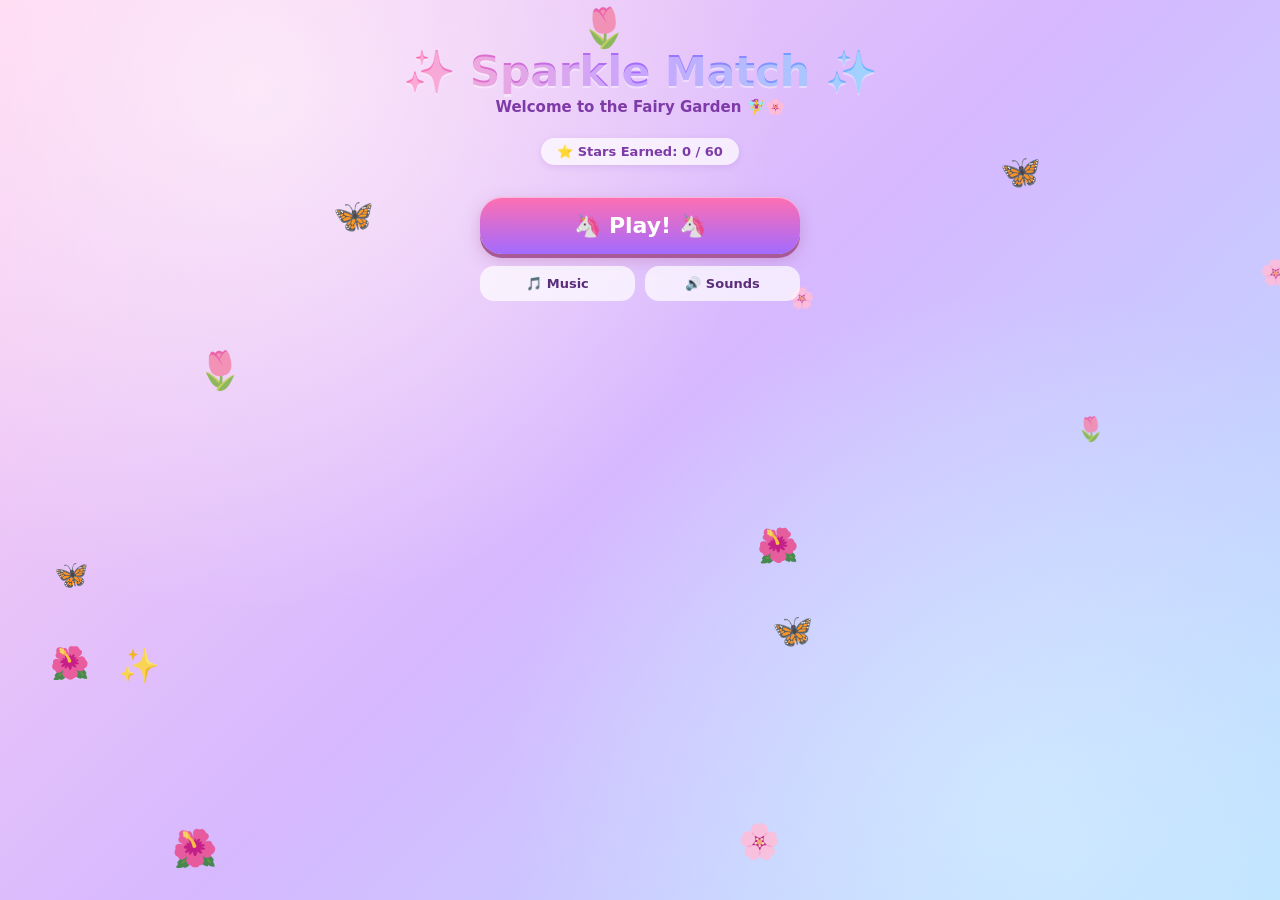
<file: index.html>
<!DOCTYPE html>
<html lang="en">
<head>
<meta charset="UTF-8">
<meta name="viewport" content="width=device-width, initial-scale=1.0, maximum-scale=1.0, user-scalable=no, viewport-fit=cover">
<meta name="apple-mobile-web-app-capable" content="yes">
<meta name="apple-mobile-web-app-status-bar-style" content="black-translucent">
<meta name="apple-mobile-web-app-title" content="Sparkle Match">
<meta name="theme-color" content="#ffd1f0">
<title>Sparkle Match</title>
<link rel="apple-touch-icon" href="data:image/svg+xml;utf8,<svg xmlns='http://www.w3.org/2000/svg' viewBox='0 0 180 180'><defs><linearGradient id='g' x1='0' y1='0' x2='1' y2='1'><stop offset='0' stop-color='%23ffd1f0'/><stop offset='1' stop-color='%23b8e0ff'/></linearGradient></defs><rect width='180' height='180' rx='40' fill='url(%23g)'/><text x='90' y='130' font-size='110' text-anchor='middle'>🦄</text></svg>">
<link rel="icon" href="data:image/svg+xml;utf8,<svg xmlns='http://www.w3.org/2000/svg' viewBox='0 0 64 64'><text y='52' font-size='52'>🦄</text></svg>">
<link rel="stylesheet" href="styles.css">
</head>
<body>

<div class="stars" id="stars"></div>
<div class="garden" id="garden"></div>
<div class="combo-flash" id="comboFlash"></div>

<!-- ============ HOME SCREEN ============ -->
<div class="screen home" id="home">
  <div class="home-title">✨ Sparkle Match ✨</div>
  <div class="home-subtitle">Welcome to the Fairy Garden 🧚‍♀️🌸</div>
  <div class="home-best">⭐ Stars Earned: <span id="homeBest">0</span> / 60</div>

  <div class="home-buttons">
    <button class="btn big" id="startBtn">🦄 Play! 🦄</button>
    <div class="toggle-row">
      <button class="toggle-btn" id="musicToggle">🎵 Music</button>
      <button class="toggle-btn" id="sfxToggle">🔊 Sounds</button>
    </div>
  </div>
</div>

<!-- ============ WORLD MAP SCREEN ============ -->
<div class="screen hidden" id="map">
  <div class="map-header">
    <button class="map-back-btn" id="mapBackBtn">← Home</button>
    <div class="map-title">World Map</div>
    <div class="map-stats" id="mapStats">⭐ 0/60</div>
  </div>
  <div class="map-scroll" id="mapScroll"></div>
</div>

<!-- ============ GAME SCREEN ============ -->
<div class="screen hidden" id="game">
  <div class="title" id="gameTitle">✨ Unicorn Meadow ✨</div>
  <div class="level-name" id="levelName">Level 1</div>

  <div class="hud">
    <div class="pill" id="pillLevel">
      <div class="label">Level</div>
      <div class="value" id="level">1</div>
    </div>
    <div class="pill" id="pillScore">
      <div class="label">Score</div>
      <div class="value" id="score">0</div>
    </div>
    <div class="pill" id="pillMoves">
      <div class="label">Moves</div>
      <div class="value" id="moves">25</div>
    </div>
    <div class="pill" id="pillStars">
      <div class="label">Stars</div>
      <div class="value" id="stars" style="font-size:14px;letter-spacing:1px">☆☆☆</div>
    </div>
  </div>

  <div class="objective" id="objective">🎯 Reach 1,000 points</div>
  <div class="progress-bar"><div class="progress-fill" id="progress"></div></div>

  <div class="board-wrap">
    <div class="board" id="board"></div>
    <div class="toast" id="toast"></div>
  </div>

  <div class="controls">
    <button class="btn" id="homeBtn">🗺️ Map</button>
    <button class="btn secondary" id="muteBtn">🔊 Quiet</button>
  </div>
</div>

<!-- Level complete -->
<div class="modal" id="winModal">
  <div class="card">
    <div class="big-emoji">🌟🎉🌟</div>
    <h2 id="winTitle">You Did It!</h2>
    <p id="winText">Wow, you're a sparkle queen!</p>
    <div class="modal-stars" id="winStars">
      <span class="star">⭐</span>
      <span class="star">⭐</span>
      <span class="star">⭐</span>
    </div>
    <div class="stats-row">
      <div><span class="num" id="winScore">0</span> Score</div>
      <div><span class="num" id="winLevel">1</span> Level</div>
    </div>
    <div class="controls" style="margin-top: 8px;">
      <button class="btn secondary" id="mapFromWinBtn">🗺️ Map</button>
      <button class="btn" id="nextLevelBtn">🦄 Next →</button>
    </div>
  </div>
</div>

<!-- Game over -->
<div class="modal" id="loseModal">
  <div class="card">
    <div class="big-emoji">🌸💕🌸</div>
    <h2>Almost There!</h2>
    <p>Your magic was super pretty! Want to try again?</p>
    <div class="stats-row">
      <div><span class="num" id="loseScore">0</span> Score</div>
      <div><span class="num" id="loseGoal">0</span> Goal</div>
    </div>
    <div class="controls" style="margin-top: 8px;">
      <button class="btn secondary" id="loseMapBtn">🗺️ Map</button>
      <button class="btn" id="retryBtn">✨ Try Again</button>
    </div>
  </div>
</div>

<script src="levels.js"></script>
<script src="game.js"></script>
</body>
</html>
</file>
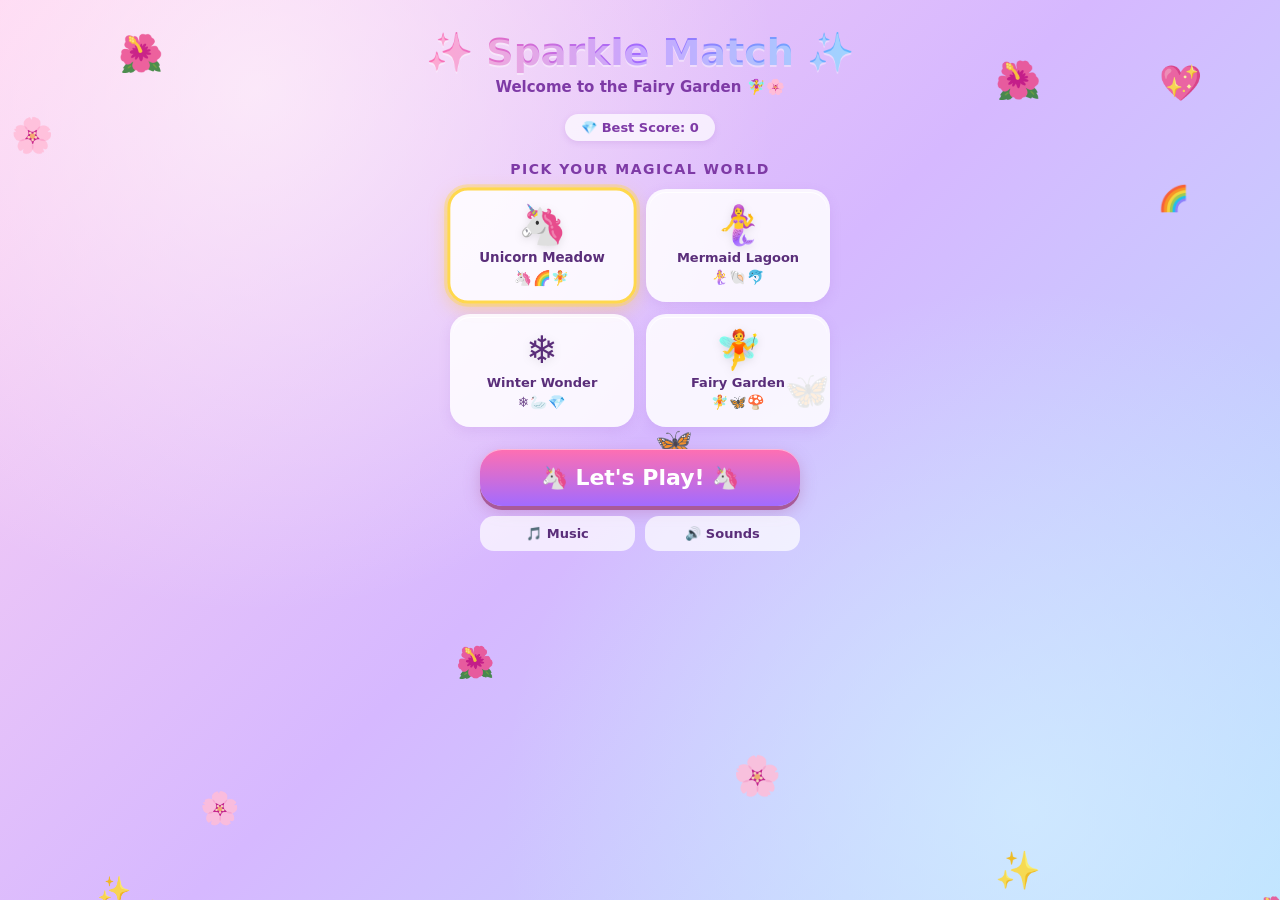
<file: sparkle-match.html>
<!DOCTYPE html>
<html lang="en">
<head>
<meta charset="UTF-8">
<meta name="viewport" content="width=device-width, initial-scale=1.0, maximum-scale=1.0, user-scalable=no, viewport-fit=cover">
<meta name="apple-mobile-web-app-capable" content="yes">
<meta name="apple-mobile-web-app-status-bar-style" content="black-translucent">
<meta name="apple-mobile-web-app-title" content="Sparkle Match">
<meta name="theme-color" content="#ffd1f0">
<title>Sparkle Match</title>
<link rel="apple-touch-icon" href="data:image/svg+xml;utf8,<svg xmlns='http://www.w3.org/2000/svg' viewBox='0 0 180 180'><defs><linearGradient id='g' x1='0' y1='0' x2='1' y2='1'><stop offset='0' stop-color='%23ffd1f0'/><stop offset='1' stop-color='%23b8e0ff'/></linearGradient></defs><rect width='180' height='180' rx='40' fill='url(%23g)'/><text x='90' y='130' font-size='110' text-anchor='middle'>🦄</text></svg>">
<link rel="icon" href="data:image/svg+xml;utf8,<svg xmlns='http://www.w3.org/2000/svg' viewBox='0 0 64 64'><text y='52' font-size='52'>🦄</text></svg>">
<style>
  * {
    box-sizing: border-box;
    margin: 0;
    padding: 0;
    -webkit-tap-highlight-color: transparent;
    -webkit-touch-callout: none;
  }
  html, body {
    width: 100%;
    height: 100%;
    overflow: hidden;
    user-select: none;
    -webkit-user-select: none;
    touch-action: manipulation;
  }
  :root {
    --bg: linear-gradient(135deg, #ffd1f0 0%, #d6b8ff 50%, #b8e0ff 100%);
    --accent: #ff6fb1;
    --accent2: #a26bff;
    --accent3: #5fb8ff;
    --text: #5a2e7a;
    --soft: #9b59b6;
    --pill-bg: rgba(255,255,255,0.7);
    --board-bg: rgba(255, 255, 255, 0.45);
    --cell-bg: rgba(255, 255, 255, 0.35);
    --btn-shadow: #a85a98;
    --btn-shadow2: #5d9fcf;
  }
  body {
    font-family: -apple-system, 'Avenir Next', 'Comic Sans MS', system-ui, sans-serif;
    background:
      radial-gradient(circle at 20% 10%, rgba(255,245,251,0.7) 0%, transparent 40%),
      radial-gradient(circle at 80% 90%, rgba(212,240,255,0.7) 0%, transparent 40%),
      var(--bg);
    color: var(--text);
    overscroll-behavior: none;
    position: fixed;
    inset: 0;
    transition: background 0.6s ease;
  }

  /* Twinkling background stars */
  .stars { position: absolute; inset: 0; pointer-events: none; overflow: hidden; z-index: 0; }
  .stars span { position: absolute; font-size: 14px; opacity: 0; animation: twinkle 4s infinite; }
  @keyframes twinkle {
    0%, 100% { opacity: 0; transform: scale(0.6) rotate(0deg); }
    50% { opacity: 0.8; transform: scale(1.1) rotate(20deg); }
  }

  /* Floating fairy garden elements */
  .garden { position: absolute; inset: 0; pointer-events: none; overflow: hidden; z-index: 1; }
  .garden span {
    position: absolute;
    opacity: 0.85;
    animation-name: floatAround;
    animation-iteration-count: infinite;
    animation-timing-function: ease-in-out;
  }
  @keyframes floatAround {
    0%   { transform: translate(0, 0) rotate(-10deg); }
    25%  { transform: translate(15px, -20px) rotate(8deg); }
    50%  { transform: translate(-10px, -10px) rotate(-5deg); }
    75%  { transform: translate(8px, 15px) rotate(12deg); }
    100% { transform: translate(0, 0) rotate(-10deg); }
  }

  /* Combo screen flash */
  .combo-flash {
    position: fixed;
    inset: 0;
    pointer-events: none;
    z-index: 50;
    background: radial-gradient(circle, rgba(255,255,255,0.0) 30%, var(--accent) 100%);
    opacity: 0;
  }
  .combo-flash.go { animation: comboFlash 0.7s ease-out; }
  @keyframes comboFlash {
    0% { opacity: 0; }
    20% { opacity: 0.45; }
    100% { opacity: 0; }
  }

  /* ---- Game ---- */
  .game {
    position: relative;
    z-index: 2;
    width: 100%;
    height: 100%;
    height: 100dvh;
    display: flex;
    flex-direction: column;
    align-items: center;
    padding: max(env(safe-area-inset-top), 12px) 12px max(env(safe-area-inset-bottom), 12px) 12px;
  }
  .game.hidden { display: none; }

  .title {
    font-size: 26px;
    font-weight: 800;
    letter-spacing: 0.5px;
    text-align: center;
    background: linear-gradient(90deg, var(--accent), var(--accent2), var(--accent3));
    -webkit-background-clip: text;
    background-clip: text;
    color: transparent;
    text-shadow: 0 2px 0 rgba(255,255,255,0.4);
    margin-bottom: 6px;
  }

  .hud {
    display: flex;
    gap: 8px;
    width: 100%;
    max-width: 420px;
    margin-bottom: 8px;
  }
  .pill {
    flex: 1;
    background: var(--pill-bg);
    border-radius: 18px;
    padding: 8px 6px;
    text-align: center;
    box-shadow: 0 4px 0 rgba(180, 130, 220, 0.25), inset 0 1px 0 rgba(255,255,255,0.9);
    backdrop-filter: blur(6px);
    transition: transform 0.15s;
  }
  .pill.bump { animation: pillBump 0.3s; }
  @keyframes pillBump {
    0% { transform: scale(1); }
    40% { transform: scale(1.15); }
    100% { transform: scale(1); }
  }
  .pill .label {
    font-size: 10px;
    font-weight: 700;
    color: var(--soft);
    text-transform: uppercase;
    letter-spacing: 1px;
  }
  .pill .value {
    font-size: 20px;
    font-weight: 800;
    color: var(--text);
    line-height: 1;
    margin-top: 2px;
  }

  .goal {
    font-size: 14px;
    font-weight: 700;
    color: var(--soft);
    background: rgba(255,255,255,0.55);
    padding: 6px 14px;
    border-radius: 14px;
    margin-bottom: 8px;
    box-shadow: 0 2px 6px rgba(160, 100, 200, 0.2);
  }
  .progress-bar {
    width: 100%;
    max-width: 420px;
    height: 8px;
    background: rgba(255,255,255,0.5);
    border-radius: 4px;
    margin-bottom: 10px;
    overflow: hidden;
  }
  .progress-fill {
    height: 100%;
    width: 0%;
    background: linear-gradient(90deg, var(--accent), var(--accent2), var(--accent3));
    border-radius: 4px;
    transition: width 0.4s ease-out;
  }

  .board-wrap {
    position: relative;
    flex: 1;
    width: 100%;
    max-width: 420px;
    display: flex;
    align-items: center;
    justify-content: center;
  }
  .board {
    position: relative;
    width: min(100%, 88vh);
    aspect-ratio: 1 / 1;
    background: var(--board-bg);
    border-radius: 22px;
    padding: 8px;
    box-shadow:
      0 8px 24px rgba(150, 90, 200, 0.3),
      inset 0 2px 0 rgba(255,255,255,0.9),
      inset 0 -3px 0 rgba(180, 130, 220, 0.2);
    display: grid;
    grid-template-columns: repeat(6, 1fr);
    grid-template-rows: repeat(6, 1fr);
    gap: 4px;
    overflow: visible;
    touch-action: none;
  }
  .cell {
    position: relative;
    border-radius: 14px;
    background: var(--cell-bg);
    display: flex;
    align-items: center;
    justify-content: center;
    font-size: clamp(28px, 9vw, 50px);
    cursor: grab;
    transition: transform 0.15s ease, background 0.2s, box-shadow 0.2s;
    will-change: transform;
    touch-action: none;
  }
  .cell:active { cursor: grabbing; }
  .cell.lifted {
    transform: scale(1.18);
    z-index: 6;
    background: rgba(255,255,255,0.85);
    box-shadow: 0 8px 20px rgba(120, 60, 160, 0.35), 0 0 0 3px rgba(255,255,255,0.7);
  }
  .cell.selected {
    background: rgba(255, 255, 200, 0.9);
    box-shadow:
      0 0 0 3px #ffd84d,
      0 0 16px rgba(255, 216, 77, 0.8);
    animation: pulse 0.8s infinite alternate ease-in-out;
  }
  @keyframes pulse {
    from { transform: scale(1); }
    to { transform: scale(1.08); }
  }

  .cell.glowing {
    animation: cellGlow 0.36s ease-in-out;
    background: rgba(255, 255, 220, 0.95);
    box-shadow: 0 0 18px 4px rgba(255, 230, 100, 0.9);
  }
  @keyframes cellGlow {
    0%, 100% { transform: scale(1) rotate(0deg); }
    25%      { transform: scale(1.18) rotate(-6deg); }
    50%      { transform: scale(1.18) rotate(6deg); }
    75%      { transform: scale(1.18) rotate(-3deg); }
  }

  .cell.matched {
    animation: pop 0.32s ease-out forwards;
  }
  @keyframes pop {
    0% { transform: scale(1.18); }
    50% { transform: scale(1.4); filter: brightness(1.6) drop-shadow(0 0 10px white); }
    100% { transform: scale(0); opacity: 0; }
  }
  .cell.dropping {
    animation: drop 0.45s cubic-bezier(0.34, 1.56, 0.64, 1);
  }
  @keyframes drop {
    0%   { transform: translateY(-80px) scaleY(0.85); opacity: 0; }
    60%  { transform: translateY(0) scaleY(1.15); opacity: 1; }
    80%  { transform: translateY(-4px) scaleY(0.95); }
    100% { transform: translateY(0) scaleY(1); }
  }

  /* Special pieces */
  .cell.special-lightning {
    background: linear-gradient(135deg, #fff8b8, #ffd84d);
    box-shadow: 0 0 20px rgba(255, 216, 77, 0.8), inset 0 0 10px rgba(255, 255, 255, 0.7);
    animation: specialPulse 1.6s ease-in-out infinite;
  }
  .cell.special-bomb {
    background: radial-gradient(circle at 35% 30%, #fff 0%, #ff8fc8 40%, #c54e90 100%);
    box-shadow: 0 0 20px rgba(255, 100, 180, 0.8), inset 0 0 10px rgba(255, 255, 255, 0.5);
    animation: specialPulse 1.6s ease-in-out infinite;
  }
  .cell.special-rainbow {
    background: conic-gradient(from 0deg, #ff6fb1, #ffce5f, #5fff8e, #5fb8ff, #a26bff, #ff6fb1);
    box-shadow: 0 0 24px rgba(255, 200, 255, 0.9);
    animation: specialPulse 1.6s ease-in-out infinite, rainbowSpin 3s linear infinite;
  }
  @keyframes specialPulse {
    0%, 100% { transform: scale(1); }
    50%      { transform: scale(1.08); }
  }
  @keyframes rainbowSpin {
    from { filter: hue-rotate(0deg); }
    to   { filter: hue-rotate(360deg); }
  }

  .toast {
    position: absolute;
    top: 30%;
    left: 50%;
    transform: translate(-50%, -50%) scale(0.5);
    font-size: 36px;
    font-weight: 900;
    pointer-events: none;
    background: linear-gradient(90deg, var(--accent), var(--accent2), var(--accent3));
    -webkit-background-clip: text;
    background-clip: text;
    color: transparent;
    text-shadow: 0 4px 14px rgba(255,255,255,0.9);
    opacity: 0;
    z-index: 10;
    white-space: nowrap;
  }
  .toast.show { animation: toastShow 1.2s ease-out forwards; }
  @keyframes toastShow {
    0%   { opacity: 0; transform: translate(-50%, -30%) scale(0.4) rotate(-8deg); }
    20%  { opacity: 1; transform: translate(-50%, -50%) scale(1.2) rotate(4deg); }
    50%  { opacity: 1; transform: translate(-50%, -50%) scale(1) rotate(0); }
    100% { opacity: 0; transform: translate(-50%, -70%) scale(1) rotate(0); }
  }

  /* Sparkle particles + score popups */
  .particle {
    position: absolute;
    pointer-events: none;
    font-size: 18px;
    animation: sparkle 0.9s ease-out forwards;
    z-index: 5;
  }
  @keyframes sparkle {
    0%   { opacity: 1; transform: translate(-50%, -50%) scale(0.4); }
    100% { opacity: 0; transform: translate(var(--tx), var(--ty)) scale(1.4); }
  }

  .score-popup {
    position: absolute;
    pointer-events: none;
    font-weight: 900;
    font-size: 22px;
    color: white;
    text-shadow: 0 2px 4px rgba(0,0,0,0.4), 0 0 12px var(--accent);
    z-index: 7;
    transform: translate(-50%, -50%);
    animation: scorePop 1.1s ease-out forwards;
    white-space: nowrap;
  }
  @keyframes scorePop {
    0%   { opacity: 0; transform: translate(-50%, 0) scale(0.4); }
    20%  { opacity: 1; transform: translate(-50%, -22px) scale(1.3); }
    100% { opacity: 0; transform: translate(-50%, -90px) scale(1); }
  }

  .fly-sparkle {
    position: fixed;
    pointer-events: none;
    font-size: 22px;
    z-index: 999;
    will-change: transform, opacity;
  }

  .lightning-line {
    position: fixed;
    inset: 0;
    pointer-events: none;
    z-index: 8;
  }

  .controls {
    display: flex;
    gap: 8px;
    margin-top: 10px;
    width: 100%;
    max-width: 420px;
  }
  .btn {
    flex: 1;
    background: linear-gradient(180deg, var(--accent), var(--accent2));
    color: white;
    font-family: inherit;
    font-size: 15px;
    font-weight: 800;
    border: none;
    border-radius: 18px;
    padding: 12px 10px;
    cursor: pointer;
    box-shadow:
      0 4px 0 var(--btn-shadow),
      0 6px 16px rgba(170, 90, 150, 0.35),
      inset 0 1px 0 rgba(255,255,255,0.5);
    transition: transform 0.1s, box-shadow 0.1s;
  }
  .btn:active {
    transform: translateY(2px);
    box-shadow: 0 2px 0 var(--btn-shadow), 0 3px 8px rgba(170, 90, 150, 0.35);
  }
  .btn.secondary {
    background: linear-gradient(180deg, var(--accent3), #8ec5ff);
    box-shadow:
      0 4px 0 var(--btn-shadow2),
      0 6px 16px rgba(100, 160, 210, 0.35),
      inset 0 1px 0 rgba(255,255,255,0.5);
  }
  .btn.secondary:active {
    box-shadow: 0 2px 0 var(--btn-shadow2), 0 3px 8px rgba(100, 160, 210, 0.35);
  }
  .btn.big { font-size: 22px; padding: 16px 28px; border-radius: 22px; }

  .modal {
    position: fixed;
    inset: 0;
    background: rgba(90, 46, 122, 0.4);
    backdrop-filter: blur(6px);
    display: none;
    align-items: center;
    justify-content: center;
    z-index: 100;
    padding: 20px;
  }
  .modal.show { display: flex; animation: fadeIn 0.3s; }
  @keyframes fadeIn { from { opacity: 0; } to { opacity: 1; } }
  .card {
    background: linear-gradient(180deg, #ffffff, #fef0fa);
    border-radius: 26px;
    padding: 28px 24px;
    text-align: center;
    max-width: 340px;
    width: 100%;
    box-shadow: 0 20px 60px rgba(120, 60, 160, 0.4);
    animation: pop-in 0.5s cubic-bezier(0.34, 1.56, 0.64, 1);
  }
  @keyframes pop-in {
    from { transform: scale(0.5) rotate(-6deg); opacity: 0; }
    to { transform: scale(1) rotate(0); opacity: 1; }
  }
  .card h2 {
    font-size: 28px;
    background: linear-gradient(90deg, var(--accent), var(--accent2), var(--accent3));
    -webkit-background-clip: text;
    background-clip: text;
    color: transparent;
    margin-bottom: 12px;
  }
  .card .big-emoji { font-size: 64px; margin-bottom: 8px; }
  .card p { font-size: 16px; line-height: 1.5; margin-bottom: 16px; color: var(--text); }
  .card .stats-row { display: flex; justify-content: center; gap: 18px; margin: 14px 0; font-weight: 700; }
  .card .stats-row > div { color: var(--soft); }
  .card .stats-row .num { font-size: 22px; color: var(--text); display: block; }

  /* ---- Fairy garden home screen ---- */
  .home {
    position: relative;
    z-index: 3;
    width: 100%;
    height: 100%;
    height: 100dvh;
    display: flex;
    flex-direction: column;
    align-items: center;
    justify-content: flex-start;
    padding: max(env(safe-area-inset-top), 24px) 18px max(env(safe-area-inset-bottom), 24px) 18px;
    overflow-y: auto;
    -webkit-overflow-scrolling: touch;
  }
  .home.hidden { display: none; }
  .home-title {
    font-size: 38px;
    font-weight: 900;
    text-align: center;
    background: linear-gradient(90deg, #ff6fb1, #a26bff, #5fb8ff);
    -webkit-background-clip: text;
    background-clip: text;
    color: transparent;
    text-shadow: 0 2px 0 rgba(255,255,255,0.4);
    margin-top: 8px;
    margin-bottom: 4px;
    line-height: 1.1;
  }
  .home-subtitle {
    font-size: 15px;
    color: #7e3aa6;
    text-align: center;
    margin-bottom: 18px;
    font-weight: 600;
  }
  .home-best {
    font-size: 13px;
    background: rgba(255,255,255,0.7);
    color: #7e3aa6;
    font-weight: 700;
    padding: 6px 16px;
    border-radius: 14px;
    margin-bottom: 20px;
    box-shadow: 0 2px 6px rgba(160, 100, 200, 0.2);
  }
  .pick-label {
    font-size: 14px;
    color: #7e3aa6;
    font-weight: 700;
    text-transform: uppercase;
    letter-spacing: 1.5px;
    margin-bottom: 12px;
    text-align: center;
  }
  .theme-grid {
    display: grid;
    grid-template-columns: 1fr 1fr;
    gap: 12px;
    width: 100%;
    max-width: 380px;
    margin-bottom: 22px;
  }
  .theme-card {
    background: rgba(255,255,255,0.85);
    border-radius: 20px;
    padding: 14px 10px;
    text-align: center;
    cursor: pointer;
    transition: transform 0.15s, box-shadow 0.2s;
    box-shadow: 0 4px 12px rgba(160, 100, 200, 0.15), inset 0 1px 0 rgba(255,255,255,0.9);
    border: 3px solid transparent;
    position: relative;
  }
  .theme-card:active { transform: scale(0.96); }
  .theme-card.active {
    border-color: #ffd84d;
    box-shadow: 0 0 0 3px rgba(255, 216, 77, 0.4), 0 6px 18px rgba(255, 200, 60, 0.4);
    transform: scale(1.03);
  }
  .theme-card .theme-icon { font-size: 38px; line-height: 1; margin-bottom: 6px; filter: drop-shadow(0 2px 4px rgba(0,0,0,0.1)); }
  .theme-card .theme-name { font-size: 13px; font-weight: 800; color: #5a2e7a; }
  .theme-card .theme-symbols { font-size: 14px; margin-top: 4px; opacity: 0.85; letter-spacing: 1px; }

  .home-buttons {
    display: flex;
    flex-direction: column;
    gap: 10px;
    width: 100%;
    max-width: 320px;
  }
  .toggle-row { display: flex; gap: 10px; width: 100%; }
  .toggle-btn {
    flex: 1;
    background: rgba(255,255,255,0.7);
    color: #5a2e7a;
    font-family: inherit;
    font-size: 13px;
    font-weight: 700;
    border: none;
    border-radius: 14px;
    padding: 10px;
    cursor: pointer;
    transition: background 0.15s;
  }
  .toggle-btn.off { opacity: 0.5; }
</style>
</head>
<body>
  <div class="stars" id="stars"></div>
  <div class="garden" id="garden"></div>
  <div class="combo-flash" id="comboFlash"></div>

  <!-- ============ FAIRY GARDEN HOME SCREEN ============ -->
  <div class="home" id="home">
    <div class="home-title">✨ Sparkle Match ✨</div>
    <div class="home-subtitle">Welcome to the Fairy Garden 🧚‍♀️🌸</div>
    <div class="home-best">💎 Best Score: <span id="homeBest">0</span></div>

    <div class="pick-label">Pick Your Magical World</div>
    <div class="theme-grid" id="themeGrid"></div>

    <div class="home-buttons">
      <button class="btn big" id="startBtn">🦄 Let's Play! 🦄</button>
      <div class="toggle-row">
        <button class="toggle-btn" id="musicToggle">🎵 Music</button>
        <button class="toggle-btn" id="sfxToggle">🔊 Sounds</button>
      </div>
    </div>
  </div>

  <!-- ============ GAME SCREEN ============ -->
  <div class="game hidden" id="game">
    <div class="title" id="gameTitle">✨ Unicorn Meadow ✨</div>

    <div class="hud">
      <div class="pill" id="pillLevel">
        <div class="label">Level</div>
        <div class="value" id="level">1</div>
      </div>
      <div class="pill" id="pillScore">
        <div class="label">Score</div>
        <div class="value" id="score">0</div>
      </div>
      <div class="pill" id="pillMoves">
        <div class="label">Moves</div>
        <div class="value" id="moves">25</div>
      </div>
      <div class="pill" id="pillBest">
        <div class="label">Best</div>
        <div class="value" id="best">0</div>
      </div>
    </div>

    <div class="goal" id="goal">🎯 Reach 1,000 points!</div>
    <div class="progress-bar"><div class="progress-fill" id="progress"></div></div>

    <div class="board-wrap">
      <div class="board" id="board"></div>
      <div class="toast" id="toast"></div>
    </div>

    <div class="controls">
      <button class="btn" id="homeBtn">🌸 Home</button>
      <button class="btn secondary" id="muteBtn">🔊 Quiet</button>
    </div>
  </div>

  <!-- Level complete -->
  <div class="modal" id="winModal">
    <div class="card">
      <div class="big-emoji">🌟🎉🌟</div>
      <h2 id="winTitle">You Did It!</h2>
      <p id="winText">Wow, you're a sparkle queen!</p>
      <div class="stats-row">
        <div><span class="num" id="winScore">0</span> Score</div>
        <div><span class="num" id="winLevel">1</span> Level</div>
      </div>
      <button class="btn" id="nextLevelBtn">🦄 Next Level →</button>
    </div>
  </div>

  <!-- Game over -->
  <div class="modal" id="loseModal">
    <div class="card">
      <div class="big-emoji">🌸💕🌸</div>
      <h2>Almost There!</h2>
      <p>Your magic was super pretty! Want to try this level again?</p>
      <div class="stats-row">
        <div><span class="num" id="loseScore">0</span> Score</div>
        <div><span class="num" id="loseGoal">0</span> Goal</div>
      </div>
      <button class="btn" id="retryBtn">✨ Try Again ✨</button>
    </div>
  </div>

<script>
(function() {
  'use strict';

  // ====================== Themes ======================
  const THEMES = {
    unicorn: {
      key: 'unicorn',
      name: 'Unicorn Meadow',
      icon: '🦄',
      symbols: ['🦄', '🧚', '🌈', '⭐', '🌸', '💖'],
      preview: '🦄🌈🧚',
      particles: ['✨', '💖', '⭐', '🌟', '💫'],
      garden: ['🌸','🦋','🌺','🌷','💖','✨','🌈'],
      music: 'audio/unicorn.mp3',
      vars: {
        '--bg': 'linear-gradient(135deg, #ffd1f0 0%, #d6b8ff 50%, #b8e0ff 100%)',
        '--accent': '#ff6fb1',
        '--accent2': '#a26bff',
        '--accent3': '#5fb8ff',
        '--text': '#5a2e7a',
        '--soft': '#9b59b6',
        '--btn-shadow': '#a85a98',
        '--btn-shadow2': '#5d9fcf'
      }
    },
    mermaid: {
      key: 'mermaid',
      name: 'Mermaid Lagoon',
      icon: '🧜‍♀️',
      symbols: ['🧜‍♀️', '🐚', '🐠', '🌊', '⭐', '🐬'],
      preview: '🧜‍♀️🐚🐬',
      particles: ['💧', '🫧', '✨', '⭐', '💙'],
      garden: ['🐚','🐠','🌊','💙','⭐','🐬','🪸'],
      music: 'audio/mermaid.mp3',
      vars: {
        '--bg': 'linear-gradient(135deg, #c5f0ff 0%, #8ec5ff 50%, #c5a8ff 100%)',
        '--accent': '#3aa8d8',
        '--accent2': '#5a8fd6',
        '--accent3': '#8b6fd6',
        '--text': '#1e4a6b',
        '--soft': '#3a78a8',
        '--btn-shadow': '#1e6a98',
        '--btn-shadow2': '#4a5d9f'
      }
    },
    winter: {
      key: 'winter',
      name: 'Winter Wonder',
      icon: '❄️',
      symbols: ['❄️', '⛸️', '🦢', '💎', '🌨️', '⭐'],
      preview: '❄️🦢💎',
      particles: ['❄️', '✨', '💎', '🤍', '⭐'],
      garden: ['❄️','💎','🌨️','🤍','⭐','✨'],
      music: 'audio/winter.mp3',
      vars: {
        '--bg': 'linear-gradient(135deg, #eaf4ff 0%, #c8d8f0 50%, #b8c5e8 100%)',
        '--accent': '#5a9fd6',
        '--accent2': '#7a8fc6',
        '--accent3': '#9bb8e0',
        '--text': '#2a4a7a',
        '--soft': '#4a6a9a',
        '--btn-shadow': '#3a6f9f',
        '--btn-shadow2': '#5a7fa8'
      }
    },
    fairy: {
      key: 'fairy',
      name: 'Fairy Garden',
      icon: '🧚',
      symbols: ['🧚', '🌸', '🌼', '🍄', '🦋', '🌻'],
      preview: '🧚🦋🍄',
      particles: ['🦋', '🌸', '✨', '🌼', '💫'],
      garden: ['🧚','🦋','🌸','🌼','🍄','🌿','🌻'],
      music: 'audio/fairy.mp3',
      vars: {
        '--bg': 'linear-gradient(135deg, #d6f0c8 0%, #ffd6e8 50%, #e8c8ff 100%)',
        '--accent': '#e879b8',
        '--accent2': '#a26bff',
        '--accent3': '#7ac88b',
        '--text': '#4a6a3a',
        '--soft': '#7e6aa0',
        '--btn-shadow': '#9c5a90',
        '--btn-shadow2': '#5a9870'
      }
    }
  };

  const TOAST_WORDS = [
    'Magical!', 'Sparkly!', 'Wow!', 'Beautiful!', 'Super!',
    'Amazing!', 'Twinkle!', 'Yay!', 'Whoosh!', 'Pretty!',
    'Fabulous!', 'Lovely!', 'Brilliant!', 'Shine!'
  ];

  const SIZE = 6;

  // ====================== Game state ======================
  let board = [];
  let cellElems = [];
  let selected = null;
  let score = 0;
  let moves = 25;
  let level = 1;
  let goal = 1000;
  let busy = false;
  let combo = 0;
  let bonusMultiplier = 1;
  let best = parseInt(localStorage.getItem('sparkleMatchBest') || '0', 10);
  let sfxOn = localStorage.getItem('sparkleMatchSfx') !== '0';
  let musicOn = localStorage.getItem('sparkleMatchMusic') !== '0';
  let currentTheme = THEMES[localStorage.getItem('sparkleMatchTheme') || 'unicorn'] || THEMES.unicorn;
  let SYMBOLS = currentTheme.symbols.slice();

  // SFX (Web Audio - light, fast)
  let audioCtx = null;
  let sfxGain = null;

  // Music: HTMLAudioElement per theme
  const musicElements = {};

  const $ = (id) => document.getElementById(id);
  const boardEl = $('board');
  const toastEl = $('toast');

  // ====================== Twinkles + Garden ======================
  function buildStars() {
    const container = $('stars');
    container.innerHTML = '';
    const symbols = ['✨', '⭐', '🌟', '💫', '✦'];
    for (let i = 0; i < 22; i++) {
      const s = document.createElement('span');
      s.textContent = symbols[Math.floor(Math.random() * symbols.length)];
      s.style.left = Math.random() * 100 + '%';
      s.style.top = Math.random() * 100 + '%';
      s.style.animationDelay = (Math.random() * 4) + 's';
      s.style.fontSize = (10 + Math.random() * 14) + 'px';
      container.appendChild(s);
    }
  }
  function buildGarden() {
    const container = $('garden');
    container.innerHTML = '';
    const bits = currentTheme.garden;
    for (let i = 0; i < 14; i++) {
      const s = document.createElement('span');
      s.textContent = bits[Math.floor(Math.random() * bits.length)];
      s.style.left = (Math.random() * 100) + '%';
      s.style.top = (Math.random() * 100) + '%';
      s.style.fontSize = (18 + Math.random() * 22) + 'px';
      s.style.animationDuration = (5 + Math.random() * 5) + 's';
      s.style.animationDelay = (Math.random() * 3) + 's';
      container.appendChild(s);
    }
  }

  // ====================== Theme ======================
  function applyTheme(themeKey) {
    const newTheme = THEMES[themeKey] || THEMES.unicorn;
    const themeChanged = newTheme.key !== currentTheme.key;
    currentTheme = newTheme;
    SYMBOLS = currentTheme.symbols.slice();
    const root = document.documentElement;
    Object.entries(currentTheme.vars).forEach(([k, v]) => root.style.setProperty(k, v));
    localStorage.setItem('sparkleMatchTheme', themeKey);
    $('gameTitle').textContent = '✨ ' + currentTheme.name + ' ✨';
    buildGarden();
    document.querySelectorAll('.theme-card').forEach(card => {
      card.classList.toggle('active', card.dataset.theme === themeKey);
    });
    if (themeChanged && musicOn && !$('game').classList.contains('hidden')) {
      playThemeMusic();
    }
  }

  function buildThemePicker() {
    const grid = $('themeGrid');
    grid.innerHTML = '';
    Object.values(THEMES).forEach(t => {
      const card = document.createElement('div');
      card.className = 'theme-card';
      card.dataset.theme = t.key;
      if (t.key === currentTheme.key) card.classList.add('active');
      card.innerHTML = `
        <div class="theme-icon">${t.icon}</div>
        <div class="theme-name">${t.name}</div>
        <div class="theme-symbols">${t.preview}</div>
      `;
      card.addEventListener('click', () => {
        ensureAudio();
        soundSelect();
        applyTheme(t.key);
      });
      grid.appendChild(card);
    });
  }

  // ====================== Audio: SFX ======================
  function ensureAudio() {
    if (!audioCtx) {
      try {
        audioCtx = new (window.AudioContext || window.webkitAudioContext)();
        sfxGain = audioCtx.createGain();
        sfxGain.gain.value = sfxOn ? 1 : 0;
        sfxGain.connect(audioCtx.destination);
      } catch (e) { audioCtx = null; }
    }
    if (audioCtx && audioCtx.state === 'suspended') audioCtx.resume();
    return audioCtx;
  }
  function setSfxGain() {
    if (sfxGain && audioCtx) {
      sfxGain.gain.linearRampToValueAtTime(sfxOn ? 1 : 0, audioCtx.currentTime + 0.05);
    }
  }
  function playChime(freq, duration, type, vol) {
    const ctx = ensureAudio();
    if (!ctx || !sfxOn) return;
    const osc = ctx.createOscillator();
    const gain = ctx.createGain();
    osc.type = type || 'sine';
    osc.frequency.value = freq;
    const v = (vol == null ? 0.18 : vol);
    gain.gain.setValueAtTime(0, ctx.currentTime);
    gain.gain.linearRampToValueAtTime(v, ctx.currentTime + 0.02);
    gain.gain.exponentialRampToValueAtTime(0.001, ctx.currentTime + duration);
    osc.connect(gain);
    gain.connect(sfxGain);
    osc.start();
    osc.stop(ctx.currentTime + duration + 0.05);
  }
  function soundSwap()    { playChime(660, 0.12, 'sine'); }
  function soundMatch(c)  { const f = 523 + c * 80; playChime(f, 0.18, 'triangle'); setTimeout(() => playChime(f * 1.5, 0.16, 'sine'), 80); }
  function soundFail()    { playChime(220, 0.15, 'sawtooth', 0.1); }
  function soundSelect()  { playChime(880, 0.06, 'sine', 0.1); }
  function soundLightning(){ [880, 1320, 1760].forEach((f, i) => setTimeout(() => playChime(f, 0.14, 'sawtooth', 0.12), i * 60)); }
  function soundBomb()    {
    playChime(110, 0.4, 'sawtooth', 0.18);
    setTimeout(() => playChime(80, 0.3, 'sine', 0.14), 100);
  }
  function soundRainbow() {
    [392, 494, 587, 698, 880, 1047, 1319].forEach((f, i) =>
      setTimeout(() => playChime(f, 0.22, 'triangle', 0.14), i * 70)
    );
  }
  function soundLevelWin(){
    [523, 659, 784, 1046].forEach((f, i) =>
      setTimeout(() => playChime(f, 0.25, 'triangle'), i * 110)
    );
  }

  // ====================== Audio: Music ======================
  function getMusicEl(themeKey) {
    if (!musicElements[themeKey]) {
      const a = new Audio(THEMES[themeKey].music);
      a.loop = true;
      a.volume = 0;
      a.preload = 'auto';
      musicElements[themeKey] = a;
    }
    return musicElements[themeKey];
  }

  function fadeAudio(el, target, ms) {
    if (!el) return;
    const start = el.volume;
    const startTime = performance.now();
    const step = () => {
      const t = Math.min((performance.now() - startTime) / ms, 1);
      el.volume = Math.max(0, Math.min(1, start + (target - start) * t));
      if (t < 1) requestAnimationFrame(step);
      else if (target === 0) {
        try { el.pause(); } catch (e) {}
      }
    };
    if (target > 0 && el.paused) {
      el.play().catch(() => {/* autoplay blocked, will retry on next user gesture */});
    }
    requestAnimationFrame(step);
  }

  function playThemeMusic() {
    if (!musicOn) return;
    const el = getMusicEl(currentTheme.key);
    Object.entries(musicElements).forEach(([k, a]) => {
      if (k !== currentTheme.key && !a.paused) fadeAudio(a, 0, 350);
    });
    fadeAudio(el, 0.4, 600);
  }
  function stopMusic() {
    Object.values(musicElements).forEach(a => fadeAudio(a, 0, 200));
  }

  // ====================== Cell data helpers ======================
  // A cell holds either a string (just a symbol) or {sym, special}
  const SPECIAL = { LIGHTNING: 'L', BOMB: 'B', RAINBOW: 'R' };
  function cellSym(c)     { return (typeof c === 'string') ? c : (c ? c.sym : null); }
  function cellSpecial(c) { return (typeof c === 'string' || !c) ? null : c.special; }

  // ====================== Board logic ======================
  function randSym() { return SYMBOLS[Math.floor(Math.random() * SYMBOLS.length)]; }

  function genBoard() {
    let attempts = 0;
    do {
      board = [];
      for (let r = 0; r < SIZE; r++) {
        board[r] = [];
        for (let c = 0; c < SIZE; c++) {
          let sym, tries = 0;
          do { sym = randSym(); tries++; } while (tries < 30 && wouldMatch(r, c, sym));
          board[r][c] = sym;
        }
      }
      attempts++;
    } while (attempts < 5 && (findMatchGroups().length > 0 || !hasPossibleMove()));
  }

  function wouldMatch(r, c, sym) {
    if (c >= 2 && cellSym(board[r][c-1]) === sym && cellSym(board[r][c-2]) === sym) return true;
    if (r >= 2 && board[r-1] && cellSym(board[r-1][c]) === sym && board[r-2] && cellSym(board[r-2][c]) === sym) return true;
    return false;
  }

  /**
   * Returns array of match groups:
   *   { type: 'line', cells, orientation, length, center }
   *   { type: 'cross', cells, center }
   */
  function findMatchGroups() {
    const hLines = [];
    const vLines = [];

    for (let r = 0; r < SIZE; r++) {
      let runStart = 0;
      for (let c = 1; c <= SIZE; c++) {
        const cur = c < SIZE ? cellSym(board[r][c]) : null;
        const startSym = cellSym(board[r][runStart]);
        if (c === SIZE || cur !== startSym || !startSym) {
          if (c - runStart >= 3 && startSym) {
            const cells = [];
            for (let k = runStart; k < c; k++) cells.push({ r, c: k });
            hLines.push({ cells, orientation: 'h', length: cells.length });
          }
          runStart = c;
        }
      }
    }
    for (let c = 0; c < SIZE; c++) {
      let runStart = 0;
      for (let r = 1; r <= SIZE; r++) {
        const cur = r < SIZE ? cellSym(board[r][c]) : null;
        const startSym = cellSym(board[runStart][c]);
        if (r === SIZE || cur !== startSym || !startSym) {
          if (r - runStart >= 3 && startSym) {
            const cells = [];
            for (let k = runStart; k < r; k++) cells.push({ r: k, c });
            vLines.push({ cells, orientation: 'v', length: cells.length });
          }
          runStart = r;
        }
      }
    }

    const groups = [];
    const claimed = new Set();
    const key = (cell) => cell.r + ',' + cell.c;

    // Crosses (T or L shapes): horizontal + vertical sharing a cell
    for (const hl of hLines) {
      if (hl._claimed) continue;
      const hSet = new Set(hl.cells.map(key));
      for (const vl of vLines) {
        if (vl._claimed) continue;
        const inter = vl.cells.find(c => hSet.has(key(c)));
        if (inter) {
          const allCells = [...hl.cells];
          for (const c of vl.cells) if (!hSet.has(key(c))) allCells.push(c);
          groups.push({ type: 'cross', cells: allCells, center: inter });
          allCells.forEach(c => claimed.add(key(c)));
          hl._claimed = true;
          vl._claimed = true;
          break;
        }
      }
    }
    function addLine(line) {
      if (line._claimed) return;
      const cells = line.cells.filter(c => !claimed.has(key(c)));
      if (cells.length < 3) return;
      const center = cells[Math.floor(cells.length / 2)];
      groups.push({ type: 'line', cells, orientation: line.orientation, length: cells.length, center });
      cells.forEach(c => claimed.add(key(c)));
    }
    hLines.forEach(addLine);
    vLines.forEach(addLine);
    return groups;
  }

  function hasPossibleMove() {
    for (let r = 0; r < SIZE; r++) {
      for (let c = 0; c < SIZE; c++) {
        if (c < SIZE - 1) {
          swapVals(r, c, r, c + 1);
          const has = findMatchGroups().length > 0;
          swapVals(r, c, r, c + 1);
          if (has) return true;
        }
        if (r < SIZE - 1) {
          swapVals(r, c, r + 1, c);
          const has = findMatchGroups().length > 0;
          swapVals(r, c, r + 1, c);
          if (has) return true;
        }
      }
    }
    return false;
  }

  function swapVals(r1, c1, r2, c2) {
    const t = board[r1][c1];
    board[r1][c1] = board[r2][c2];
    board[r2][c2] = t;
  }

  // ====================== Rendering ======================
  function buildBoard() {
    boardEl.innerHTML = '';
    cellElems = [];
    for (let r = 0; r < SIZE; r++) {
      cellElems[r] = [];
      for (let c = 0; c < SIZE; c++) {
        const cell = document.createElement('div');
        cell.className = 'cell';
        cell.dataset.r = r;
        cell.dataset.c = c;
        applyCellAppearance(cell, board[r][c]);
        attachCellHandlers(cell);
        boardEl.appendChild(cell);
        cellElems[r][c] = cell;
      }
    }
  }

  function applyCellAppearance(cell, data) {
    cell.classList.remove('special-lightning', 'special-bomb', 'special-rainbow');
    if (!data) { cell.textContent = ''; return; }
    const sym = cellSym(data);
    const sp = cellSpecial(data);
    cell.textContent = sym || '';
    if (sp === SPECIAL.LIGHTNING) cell.classList.add('special-lightning');
    else if (sp === SPECIAL.BOMB)  cell.classList.add('special-bomb');
    else if (sp === SPECIAL.RAINBOW) cell.classList.add('special-rainbow');
  }

  function refreshCell(r, c) {
    const cell = cellElems[r][c];
    if (cell) applyCellAppearance(cell, board[r][c]);
  }
  function refreshAll() {
    for (let r = 0; r < SIZE; r++)
      for (let c = 0; c < SIZE; c++)
        refreshCell(r, c);
  }

  // ====================== Input: drag + tap ======================
  let dragging = null; // { r, c, startX, startY, moved }
  const DRAG_THRESHOLD_FRAC = 0.30;

  function attachCellHandlers(cell) {
    cell.addEventListener('pointerdown',  onPointerDown);
    cell.addEventListener('pointermove',  onPointerMove);
    cell.addEventListener('pointerup',    onPointerUp);
    cell.addEventListener('pointercancel', onPointerCancel);
  }

  function cellSize() {
    return cellElems[0] && cellElems[0][0] ? cellElems[0][0].offsetWidth : 60;
  }

  function onPointerDown(e) {
    if (busy) return;
    const cell = e.currentTarget;
    const r = +cell.dataset.r, c = +cell.dataset.c;
    ensureAudio();
    dragging = { r, c, startX: e.clientX, startY: e.clientY, moved: false };
    try { cell.setPointerCapture(e.pointerId); } catch (err) {}
    cell.classList.add('lifted');
  }

  function onPointerMove(e) {
    if (!dragging || busy) return;
    const dx = e.clientX - dragging.startX;
    const dy = e.clientY - dragging.startY;
    const dist = Math.hypot(dx, dy);
    const threshold = cellSize() * DRAG_THRESHOLD_FRAC;
    if (dist > threshold) {
      let dr = 0, dc = 0;
      if (Math.abs(dx) > Math.abs(dy)) dc = dx > 0 ? 1 : -1;
      else dr = dy > 0 ? 1 : -1;
      const targetR = dragging.r + dr;
      const targetC = dragging.c + dc;
      const start = { r: dragging.r, c: dragging.c };
      cellElems[start.r][start.c].classList.remove('lifted');
      dragging.moved = true;
      dragging = null;
      if (selected) {
        cellElems[selected.r][selected.c].classList.remove('selected');
        selected = null;
      }
      if (targetR >= 0 && targetR < SIZE && targetC >= 0 && targetC < SIZE) {
        attemptSwap(start, { r: targetR, c: targetC });
      }
    }
  }

  function onPointerUp(e) {
    if (!dragging) return;
    const r = dragging.r, c = dragging.c;
    cellElems[r][c].classList.remove('lifted');
    if (!dragging.moved) {
      handleTap(r, c);
    }
    dragging = null;
  }
  function onPointerCancel(e) {
    if (!dragging) return;
    cellElems[dragging.r][dragging.c].classList.remove('lifted');
    dragging = null;
  }

  function handleTap(r, c) {
    if (busy) return;
    if (!selected) {
      selected = { r, c };
      cellElems[r][c].classList.add('selected');
      soundSelect();
    } else if (selected.r === r && selected.c === c) {
      cellElems[r][c].classList.remove('selected');
      selected = null;
    } else if (isAdjacent(selected, { r, c })) {
      const a = selected;
      cellElems[a.r][a.c].classList.remove('selected');
      selected = null;
      attemptSwap(a, { r, c });
    } else {
      cellElems[selected.r][selected.c].classList.remove('selected');
      selected = { r, c };
      cellElems[r][c].classList.add('selected');
      soundSelect();
    }
  }

  function isAdjacent(a, b) {
    return (Math.abs(a.r - b.r) + Math.abs(a.c - b.c)) === 1;
  }
  function delay(ms) { return new Promise(res => setTimeout(res, ms)); }

  // ====================== Swap + match flow ======================
  async function attemptSwap(a, b) {
    busy = true;
    soundSwap();
    swapVals(a.r, a.c, b.r, b.c);
    refreshCell(a.r, a.c);
    refreshCell(b.r, b.c);
    cellElems[a.r][a.c].classList.add('dropping');
    cellElems[b.r][b.c].classList.add('dropping');
    await delay(180);
    cellElems[a.r][a.c].classList.remove('dropping');
    cellElems[b.r][b.c].classList.remove('dropping');

    const dataA = board[a.r][a.c];
    const dataB = board[b.r][b.c];
    const hasSpecial = !!cellSpecial(dataA) || !!cellSpecial(dataB);

    let groups = findMatchGroups();
    if (groups.length === 0 && !hasSpecial) {
      soundFail();
      swapVals(a.r, a.c, b.r, b.c);
      refreshCell(a.r, a.c);
      refreshCell(b.r, b.c);
      shake(cellElems[a.r][a.c]);
      shake(cellElems[b.r][b.c]);
      await delay(250);
    } else {
      moves--;
      bumpPill('pillMoves');
      updateHUD();
      combo = 0;
      bonusMultiplier = 1;
      if (hasSpecial && groups.length === 0) {
        const specialCells = [];
        if (cellSpecial(dataA)) specialCells.push({ r: a.r, c: a.c });
        if (cellSpecial(dataB)) specialCells.push({ r: b.r, c: b.c });
        await processManualSpecial(specialCells);
      } else {
        await processMatches(groups);
      }
      if (!hasPossibleMove()) {
        showToast('Shuffle! ✨');
        await delay(400);
        do { genBoard(); } while (findMatchGroups().length > 0);
        refreshAll();
        animateAllDrop();
      }
    }
    busy = false;
    checkEndStates();
  }

  async function processManualSpecial(cellList) {
    let extra = new Set();
    for (const sc of cellList) {
      const data = board[sc.r][sc.c];
      const sp = cellSpecial(data);
      if (sp === SPECIAL.LIGHTNING) {
        for (let r = 0; r < SIZE; r++) extra.add(r + ',' + sc.c);
        for (let c = 0; c < SIZE; c++) extra.add(sc.r + ',' + c);
        soundLightning();
      } else if (sp === SPECIAL.BOMB) {
        for (let dr = -1; dr <= 1; dr++)
          for (let dc = -1; dc <= 1; dc++) {
            const nr = sc.r + dr, nc = sc.c + dc;
            if (nr >= 0 && nr < SIZE && nc >= 0 && nc < SIZE) extra.add(nr + ',' + nc);
          }
        soundBomb();
        screenFlash();
      } else if (sp === SPECIAL.RAINBOW) {
        for (let r = 0; r < SIZE; r++) for (let c = 0; c < SIZE; c++) extra.add(r + ',' + c);
        bonusMultiplier = 2;
        soundRainbow();
        screenFlash();
        showToast('Rainbow Burst! 🌈');
      }
    }
    if (extra.size > 0) {
      combo++;
      const matchCells = Array.from(extra).map(s => {
        const [r, c] = s.split(',').map(Number); return { r, c };
      });
      const points = matchCells.length * 25 * bonusMultiplier;
      score += points;
      await clearAndCascade(matchCells, points);
      // Cascade further matches if any
      let groups = findMatchGroups();
      if (groups.length > 0) await processMatches(groups);
    }
  }

  function shake(el) {
    el.animate(
      [
        { transform: 'translateX(0)' },
        { transform: 'translateX(-5px)' },
        { transform: 'translateX(5px)' },
        { transform: 'translateX(-5px)' },
        { transform: 'translateX(0)' }
      ],
      { duration: 240, easing: 'ease-in-out' }
    );
  }

  // ====================== Process matches & power-ups ======================
  async function processMatches(initialGroups) {
    let groups = initialGroups || findMatchGroups();
    while (groups.length > 0) {
      combo++;

      const cellsToClear = new Set();
      const key = (cell) => cell.r + ',' + cell.c;

      for (const g of groups) {
        if (g.type === 'cross') {
          const cx = g.center;
          g.cells.forEach(c => cellsToClear.add(key(c)));
          for (let dr = -1; dr <= 1; dr++)
            for (let dc = -1; dc <= 1; dc++) {
              const nr = cx.r + dr, nc = cx.c + dc;
              if (nr >= 0 && nr < SIZE && nc >= 0 && nc < SIZE) cellsToClear.add(nr + ',' + nc);
            }
          drawLightningTrail(g.cells, '#ff6fb1');
          soundBomb();
          screenFlash();
          showToast('💣 Bomb!');
        } else if (g.type === 'line') {
          g.cells.forEach(c => cellsToClear.add(key(c)));
          if (g.length >= 5) {
            for (let r = 0; r < SIZE; r++)
              for (let c = 0; c < SIZE; c++)
                cellsToClear.add(r + ',' + c);
            bonusMultiplier = Math.max(bonusMultiplier, 2);
            drawLightningTrail(g.cells, '#a26bff');
            soundRainbow();
            screenFlash();
            showToast('🌈 Rainbow Burst!');
          } else if (g.length === 4) {
            const cx = g.center;
            if (g.orientation === 'h') {
              for (let r = 0; r < SIZE; r++) cellsToClear.add(r + ',' + cx.c);
            } else {
              for (let c = 0; c < SIZE; c++) cellsToClear.add(cx.r + ',' + c);
            }
            drawLightningTrail(g.cells, '#ffd84d');
            soundLightning();
            showToast('⚡ Lightning!');
          } else {
            drawLightningTrail(g.cells, '#ffffff');
          }
        }
      }

      const matchCells = [];
      cellsToClear.forEach(s => {
        const [r, c] = s.split(',').map(Number);
        matchCells.push({ r, c });
      });
      const points = matchCells.length * 20 * Math.max(1, combo) * bonusMultiplier;
      score += points;

      soundMatch(combo);
      if (combo >= 2) {
        const word = combo >= 4 ? TOAST_WORDS[Math.floor(Math.random() * TOAST_WORDS.length)] : null;
        showToast('Combo x' + combo + (word ? ' — ' + word : '!') + ' ' + (combo >= 3 ? '💖' : '✨'));
      }
      if (combo >= 3) screenFlash();

      await clearAndCascade(matchCells, points);
      groups = findMatchGroups();
    }
    updateHUD();
  }

  async function clearAndCascade(matchCells, totalPoints) {
    // Step 1: Glow + wobble
    for (const m of matchCells) {
      const cell = cellElems[m.r][m.c];
      if (cell && cellSym(board[m.r][m.c])) cell.classList.add('glowing');
    }
    await delay(220);

    // Step 2: Score popup at centroid
    if (totalPoints && matchCells.length > 0) {
      const cx = matchCells.reduce((a, m) => a + m.c, 0) / matchCells.length;
      const cy = matchCells.reduce((a, m) => a + m.r, 0) / matchCells.length;
      spawnScorePopup(Math.round(cx), Math.round(cy), totalPoints);
    }

    // Step 3: Pop animation + particles + sparkle trails to score
    for (const m of matchCells) {
      const cell = cellElems[m.r][m.c];
      if (!cell || !cellSym(board[m.r][m.c])) continue;
      cell.classList.remove('glowing');
      spawnParticles(cell);
      cell.classList.add('matched');
      flyToScore(cell);
    }
    await delay(330);

    // Step 4: Clear
    for (const m of matchCells) {
      const cell = cellElems[m.r][m.c];
      if (cell) cell.classList.remove('matched');
      board[m.r][m.c] = null;
      refreshCell(m.r, m.c);
    }

    // Step 5: Gravity
    for (let c = 0; c < SIZE; c++) {
      let writeRow = SIZE - 1;
      for (let r = SIZE - 1; r >= 0; r--) {
        if (board[r][c] !== null) {
          board[writeRow][c] = board[r][c];
          if (writeRow !== r) board[r][c] = null;
          writeRow--;
        }
      }
      for (let r = writeRow; r >= 0; r--) board[r][c] = randSym();
    }

    refreshAll();
    animateAllDrop();
    bumpPill('pillScore');
    updateHUD();
    await delay(380);
  }

  // ====================== Animations ======================
  function animateAllDrop() {
    for (let r = 0; r < SIZE; r++) {
      for (let c = 0; c < SIZE; c++) {
        const cell = cellElems[r][c];
        if (!cell) continue;
        cell.classList.remove('dropping');
        void cell.offsetWidth;
        cell.classList.add('dropping');
      }
    }
  }

  function spawnParticles(cell) {
    const rect = cell.getBoundingClientRect();
    const wrapRect = boardEl.getBoundingClientRect();
    const cx = rect.left - wrapRect.left + rect.width / 2;
    const cy = rect.top - wrapRect.top + rect.height / 2;
    const sparkles = currentTheme.particles;
    for (let i = 0; i < 6; i++) {
      const p = document.createElement('div');
      p.className = 'particle';
      p.textContent = sparkles[Math.floor(Math.random() * sparkles.length)];
      p.style.left = cx + 'px';
      p.style.top = cy + 'px';
      const angle = Math.random() * Math.PI * 2;
      const dist = 30 + Math.random() * 70;
      p.style.setProperty('--tx', (Math.cos(angle) * dist - rect.width / 2) + 'px');
      p.style.setProperty('--ty', (Math.sin(angle) * dist - rect.height / 2) + 'px');
      boardEl.appendChild(p);
      setTimeout(() => p.remove(), 900);
    }
  }

  function spawnScorePopup(boardCol, boardRow, points) {
    const r = Math.max(0, Math.min(SIZE - 1, boardRow));
    const c = Math.max(0, Math.min(SIZE - 1, boardCol));
    const cell = cellElems[r][c];
    if (!cell) return;
    const rect = cell.getBoundingClientRect();
    const wrapRect = boardEl.getBoundingClientRect();
    const cx = rect.left - wrapRect.left + rect.width / 2;
    const cy = rect.top - wrapRect.top + rect.height / 2;
    const popup = document.createElement('div');
    popup.className = 'score-popup';
    popup.textContent = '+' + points.toLocaleString();
    popup.style.left = cx + 'px';
    popup.style.top = cy + 'px';
    boardEl.appendChild(popup);
    setTimeout(() => popup.remove(), 1100);
  }

  function flyToScore(cell) {
    const cellRect = cell.getBoundingClientRect();
    const scoreRect = $('pillScore').getBoundingClientRect();
    const fromX = cellRect.left + cellRect.width / 2;
    const fromY = cellRect.top + cellRect.height / 2;
    const toX = scoreRect.left + scoreRect.width / 2;
    const toY = scoreRect.top + scoreRect.height / 2;

    const sparkle = document.createElement('div');
    sparkle.className = 'fly-sparkle';
    sparkle.textContent = currentTheme.particles[Math.floor(Math.random() * currentTheme.particles.length)];
    sparkle.style.left = fromX + 'px';
    sparkle.style.top = fromY + 'px';
    document.body.appendChild(sparkle);

    const duration = 600;
    const startTime = performance.now();
    const arcHeight = 60 + Math.random() * 30;
    function step(now) {
      const t = Math.min((now - startTime) / duration, 1);
      const eased = 1 - Math.pow(1 - t, 2);
      const x = fromX + (toX - fromX) * eased;
      const y = fromY + (toY - fromY) * eased - Math.sin(eased * Math.PI) * arcHeight;
      sparkle.style.transform = 'translate(' + (x - fromX) + 'px, ' + (y - fromY) + 'px) scale(' + (1 + t * 0.3) + ') rotate(' + (t * 540) + 'deg)';
      sparkle.style.opacity = t < 0.8 ? '1' : (1 - (t - 0.8) / 0.2).toString();
      if (t < 1) requestAnimationFrame(step);
      else sparkle.remove();
    }
    requestAnimationFrame(step);
  }

  function drawLightningTrail(cells, color) {
    if (cells.length < 2) return;
    const svgNS = 'http://www.w3.org/2000/svg';
    const svg = document.createElementNS(svgNS, 'svg');
    svg.classList.add('lightning-line');
    svg.style.width = window.innerWidth + 'px';
    svg.style.height = window.innerHeight + 'px';
    svg.setAttribute('viewBox', '0 0 ' + window.innerWidth + ' ' + window.innerHeight);

    const defs = document.createElementNS(svgNS, 'defs');
    const filter = document.createElementNS(svgNS, 'filter');
    filter.setAttribute('id', 'glow' + Date.now());
    filter.innerHTML = '<feGaussianBlur stdDeviation="3"/><feMerge><feMergeNode/><feMergeNode in="SourceGraphic"/></feMerge>';
    defs.appendChild(filter);
    svg.appendChild(defs);

    const path = document.createElementNS(svgNS, 'path');
    let d = '';
    cells.forEach((cellPos, i) => {
      const el = cellElems[cellPos.r] && cellElems[cellPos.r][cellPos.c];
      if (!el) return;
      const r = el.getBoundingClientRect();
      const x = r.left + r.width / 2;
      const y = r.top + r.height / 2;
      d += (i === 0 ? 'M' : 'L') + x + ',' + y + ' ';
    });
    path.setAttribute('d', d);
    path.setAttribute('stroke', color);
    path.setAttribute('stroke-width', '5');
    path.setAttribute('stroke-linecap', 'round');
    path.setAttribute('fill', 'none');
    path.setAttribute('filter', 'url(#' + filter.getAttribute('id') + ')');
    path.style.strokeDasharray = '500';
    path.style.strokeDashoffset = '500';
    svg.appendChild(path);
    document.body.appendChild(svg);

    path.animate(
      [
        { strokeDashoffset: 500, opacity: 0.2 },
        { strokeDashoffset: 0,   opacity: 1   },
        { strokeDashoffset: -500, opacity: 0  }
      ],
      { duration: 500, easing: 'ease-out' }
    );
    setTimeout(() => svg.remove(), 520);
  }

  function screenFlash() {
    const f = $('comboFlash');
    f.classList.remove('go');
    void f.offsetWidth;
    f.classList.add('go');
  }

  function showToast(text) {
    toastEl.textContent = text;
    toastEl.classList.remove('show');
    void toastEl.offsetWidth;
    toastEl.classList.add('show');
  }

  function bumpPill(id) {
    const el = $(id);
    if (!el) return;
    el.classList.remove('bump');
    void el.offsetWidth;
    el.classList.add('bump');
  }

  // ====================== HUD / Levels ======================
  function updateHUD() {
    $('score').textContent = score.toLocaleString();
    $('moves').textContent = Math.max(0, moves);
    $('level').textContent = level;
    if (score > best) {
      best = score;
      localStorage.setItem('sparkleMatchBest', String(best));
    }
    $('best').textContent = best.toLocaleString();
    $('homeBest').textContent = best.toLocaleString();
    const pct = Math.min(100, (score / goal) * 100);
    $('progress').style.width = pct + '%';
  }

  function checkEndStates() {
    if (score >= goal) onWin();
    else if (moves <= 0) onLose();
  }

  function goalForLevel(n) {
    return Math.round(800 + (n - 1) * 600 + Math.pow(n - 1, 1.4) * 80);
  }

  function startLevel(n) {
    level = n;
    score = 0;
    goal = goalForLevel(n);
    moves = 22 + Math.min(15, Math.floor(n / 2));
    combo = 0;
    bonusMultiplier = 1;
    selected = null;
    $('goal').textContent = '🎯 Reach ' + goal.toLocaleString() + ' points!';
    $('gameTitle').textContent = '✨ ' + currentTheme.name + ' ✨';
    genBoard();
    buildBoard();
    updateHUD();
  }

  function onWin() {
    busy = true;
    soundLevelWin();
    $('winScore').textContent = score.toLocaleString();
    $('winLevel').textContent = level;
    const titles = ['You Did It!', 'Magical!', 'Sparkle Queen!', 'Wow!', 'Amazing!'];
    const subs = [
      'Wow, you sparkled all the way!',
      "You're a real unicorn princess!",
      'The fairies are cheering for you!',
      'The mermaids are SO impressed!',
      'That was beautifully done!'
    ];
    $('winTitle').textContent = titles[Math.floor(Math.random() * titles.length)];
    $('winText').textContent = subs[Math.floor(Math.random() * subs.length)];
    $('winModal').classList.add('show');
  }
  function onLose() {
    busy = true;
    $('loseScore').textContent = score.toLocaleString();
    $('loseGoal').textContent = goal.toLocaleString();
    $('loseModal').classList.add('show');
  }

  // ====================== Screen routing ======================
  function showHome() {
    $('home').classList.remove('hidden');
    $('game').classList.add('hidden');
    $('homeBest').textContent = best.toLocaleString();
    buildGarden();
    stopMusic();
  }
  function showGame() {
    $('home').classList.add('hidden');
    $('game').classList.remove('hidden');
    if (musicOn) playThemeMusic();
  }

  // ====================== Buttons ======================
  $('startBtn').addEventListener('click', () => {
    ensureAudio();
    showGame();
    startLevel(1);
  });
  $('homeBtn').addEventListener('click', () => {
    if (busy) return;
    $('winModal').classList.remove('show');
    $('loseModal').classList.remove('show');
    busy = false;
    showHome();
  });
  $('nextLevelBtn').addEventListener('click', () => {
    $('winModal').classList.remove('show');
    busy = false;
    startLevel(level + 1);
  });
  $('retryBtn').addEventListener('click', () => {
    $('loseModal').classList.remove('show');
    busy = false;
    startLevel(level);
  });
  $('muteBtn').addEventListener('click', () => {
    const allOn = (musicOn || sfxOn);
    musicOn = !allOn;
    sfxOn = !allOn;
    localStorage.setItem('sparkleMatchMusic', musicOn ? '1' : '0');
    localStorage.setItem('sparkleMatchSfx', sfxOn ? '1' : '0');
    if (audioCtx) setSfxGain();
    if (musicOn) playThemeMusic(); else stopMusic();
    updateAudioButtons();
  });
  $('musicToggle').addEventListener('click', () => {
    musicOn = !musicOn;
    localStorage.setItem('sparkleMatchMusic', musicOn ? '1' : '0');
    if (musicOn && !$('game').classList.contains('hidden')) playThemeMusic();
    else stopMusic();
    updateAudioButtons();
  });
  $('sfxToggle').addEventListener('click', () => {
    sfxOn = !sfxOn;
    localStorage.setItem('sparkleMatchSfx', sfxOn ? '1' : '0');
    if (audioCtx) setSfxGain();
    if (sfxOn) { ensureAudio(); soundSelect(); }
    updateAudioButtons();
  });

  function updateAudioButtons() {
    $('musicToggle').textContent = musicOn ? '🎵 Music' : '🎵 Music Off';
    $('musicToggle').classList.toggle('off', !musicOn);
    $('sfxToggle').textContent  = sfxOn   ? '🔊 Sounds' : '🔇 Sounds Off';
    $('sfxToggle').classList.toggle('off', !sfxOn);
    $('muteBtn').textContent = (musicOn || sfxOn) ? '🔇 Quiet' : '🔊 Sound';
  }

  // ====================== Init ======================
  buildStars();
  applyTheme(currentTheme.key);
  buildThemePicker();
  buildGarden();
  $('homeBest').textContent = best.toLocaleString();
  updateAudioButtons();

  genBoard();
  buildBoard();

  // Prevent double-tap zoom on iOS
  let lastTap = 0;
  document.addEventListener('touchend', (e) => {
    const now = Date.now();
    if (now - lastTap < 300) e.preventDefault();
    lastTap = now;
  }, { passive: false });

  // Prevent overscroll on the board
  document.addEventListener('touchmove', (e) => {
    if (e.target.closest('.board')) e.preventDefault();
  }, { passive: false });

  // Pause music when tab hidden
  document.addEventListener('visibilitychange', () => {
    if (document.hidden) {
      stopMusic();
    } else if (musicOn && !$('game').classList.contains('hidden')) {
      playThemeMusic();
    }
  });

  // Resize: drop in-flight lightning paths
  window.addEventListener('resize', () => {
    document.querySelectorAll('.lightning-line').forEach(s => s.remove());
  });

})();
</script>
</body>
</html>
</file>
<file: styles.css>
/* ==================== Sparkle Match — Styles ==================== */

* {
  box-sizing: border-box;
  margin: 0;
  padding: 0;
  -webkit-tap-highlight-color: transparent;
  -webkit-touch-callout: none;
}
html, body {
  width: 100%;
  height: 100%;
  overflow: hidden;
  user-select: none;
  -webkit-user-select: none;
  touch-action: manipulation;
}
:root {
  --bg: linear-gradient(135deg, #ffd1f0 0%, #d6b8ff 50%, #b8e0ff 100%);
  --accent: #ff6fb1;
  --accent2: #a26bff;
  --accent3: #5fb8ff;
  --text: #5a2e7a;
  --soft: #9b59b6;
  --pill-bg: rgba(255,255,255,0.7);
  --board-bg: rgba(255, 255, 255, 0.45);
  --cell-bg: rgba(255, 255, 255, 0.35);
  --btn-shadow: #a85a98;
  --btn-shadow2: #5d9fcf;
}
body {
  font-family: -apple-system, 'Avenir Next', 'Comic Sans MS', system-ui, sans-serif;
  background:
    radial-gradient(circle at 20% 10%, rgba(255,245,251,0.7) 0%, transparent 40%),
    radial-gradient(circle at 80% 90%, rgba(212,240,255,0.7) 0%, transparent 40%),
    var(--bg);
  color: var(--text);
  overscroll-behavior: none;
  position: fixed;
  inset: 0;
  transition: background 0.6s ease;
}

/* ---- Background twinkles + garden ---- */
.stars { position: absolute; inset: 0; pointer-events: none; overflow: hidden; z-index: 0; }
.stars span {
  position: absolute;
  font-size: 14px;
  opacity: 0;
  animation: twinkle 4s infinite;
}
@keyframes twinkle {
  0%, 100% { opacity: 0; transform: scale(0.6) rotate(0deg); }
  50% { opacity: 0.8; transform: scale(1.1) rotate(20deg); }
}

.garden { position: absolute; inset: 0; pointer-events: none; overflow: hidden; z-index: 1; }
.garden span {
  position: absolute;
  opacity: 0.85;
  animation-name: floatAround;
  animation-iteration-count: infinite;
  animation-timing-function: ease-in-out;
}
@keyframes floatAround {
  0%   { transform: translate(0, 0) rotate(-10deg); }
  25%  { transform: translate(15px, -20px) rotate(8deg); }
  50%  { transform: translate(-10px, -10px) rotate(-5deg); }
  75%  { transform: translate(8px, 15px) rotate(12deg); }
  100% { transform: translate(0, 0) rotate(-10deg); }
}

/* ---- Combo screen flash ---- */
.combo-flash {
  position: fixed;
  inset: 0;
  pointer-events: none;
  z-index: 50;
  background: radial-gradient(circle, rgba(255,255,255,0.0) 30%, var(--accent) 100%);
  opacity: 0;
}
.combo-flash.go { animation: comboFlash 0.7s ease-out; }
@keyframes comboFlash {
  0% { opacity: 0; }
  20% { opacity: 0.45; }
  100% { opacity: 0; }
}

/* ---- Screen containers ---- */
.screen {
  position: relative;
  z-index: 2;
  width: 100%;
  height: 100%;
  height: 100dvh;
  display: flex;
  flex-direction: column;
  align-items: center;
  padding: max(env(safe-area-inset-top), 12px) 12px max(env(safe-area-inset-bottom), 12px) 12px;
}
.screen.hidden { display: none; }

/* ---- Home screen ---- */
.home {
  justify-content: flex-start;
  padding-top: max(env(safe-area-inset-top), 36px);
  overflow-y: auto;
}
.home-title {
  font-size: 42px;
  font-weight: 900;
  text-align: center;
  background: linear-gradient(90deg, #ff6fb1, #a26bff, #5fb8ff);
  -webkit-background-clip: text;
  background-clip: text;
  color: transparent;
  text-shadow: 0 2px 0 rgba(255,255,255,0.4);
  margin-top: 14px;
  margin-bottom: 4px;
  line-height: 1.05;
}
.home-subtitle {
  font-size: 15px;
  color: #7e3aa6;
  text-align: center;
  margin-bottom: 22px;
  font-weight: 600;
}
.home-best {
  font-size: 13px;
  background: rgba(255,255,255,0.7);
  color: #7e3aa6;
  font-weight: 700;
  padding: 6px 16px;
  border-radius: 14px;
  margin-bottom: 24px;
  box-shadow: 0 2px 6px rgba(160, 100, 200, 0.2);
}
.home-buttons {
  display: flex;
  flex-direction: column;
  gap: 12px;
  width: 100%;
  max-width: 320px;
  margin-top: 8px;
}
.toggle-row { display: flex; gap: 10px; width: 100%; }
.toggle-btn {
  flex: 1;
  background: rgba(255,255,255,0.7);
  color: #5a2e7a;
  font-family: inherit;
  font-size: 13px;
  font-weight: 700;
  border: none;
  border-radius: 14px;
  padding: 10px;
  cursor: pointer;
}
.toggle-btn.off { opacity: 0.5; }

/* ---- World map screen ---- */
.map-header {
  display: flex;
  justify-content: space-between;
  align-items: center;
  width: 100%;
  max-width: 480px;
  padding: 0 8px;
  margin-bottom: 14px;
}
.map-title {
  font-size: 26px;
  font-weight: 900;
  background: linear-gradient(90deg, #ff6fb1, #a26bff, #5fb8ff);
  -webkit-background-clip: text;
  background-clip: text;
  color: transparent;
}
.map-stats {
  font-size: 13px;
  color: #7e3aa6;
  font-weight: 700;
  background: rgba(255,255,255,0.6);
  padding: 6px 14px;
  border-radius: 14px;
}
.map-back-btn {
  font-family: inherit;
  font-size: 14px;
  font-weight: 700;
  border: none;
  border-radius: 12px;
  background: rgba(255,255,255,0.6);
  color: #5a2e7a;
  padding: 8px 14px;
  cursor: pointer;
}
.map-scroll {
  flex: 1;
  width: 100%;
  max-width: 480px;
  overflow-y: auto;
  -webkit-overflow-scrolling: touch;
  padding-bottom: 30px;
}
.map-world {
  margin-bottom: 18px;
  padding: 16px;
  border-radius: 22px;
  background: rgba(255,255,255,0.55);
  box-shadow: 0 4px 16px rgba(160, 100, 200, 0.15);
}
.map-world-title {
  font-size: 18px;
  font-weight: 800;
  color: #5a2e7a;
  margin-bottom: 10px;
  display: flex;
  align-items: center;
  gap: 8px;
}
.map-levels {
  display: grid;
  grid-template-columns: repeat(5, 1fr);
  gap: 10px;
}
.level-pin {
  position: relative;
  aspect-ratio: 1 / 1;
  background: radial-gradient(circle at 30% 30%, #fff, rgba(255,255,255,0.8));
  border-radius: 50%;
  display: flex;
  flex-direction: column;
  align-items: center;
  justify-content: center;
  cursor: pointer;
  box-shadow: 0 4px 0 rgba(180, 130, 220, 0.4), 0 6px 14px rgba(160, 100, 200, 0.25);
  transition: transform 0.15s;
  border: 3px solid #ffd84d;
}
.level-pin:active { transform: scale(0.92); }
.level-pin .num {
  font-size: 22px;
  font-weight: 900;
  color: #5a2e7a;
  line-height: 1;
}
.level-pin .stars {
  display: flex;
  gap: 1px;
  font-size: 10px;
  margin-top: 2px;
  filter: drop-shadow(0 1px 1px rgba(0,0,0,0.2));
}
.level-pin.locked {
  opacity: 0.55;
  border-color: #c0c0c0;
  background: radial-gradient(circle at 30% 30%, #e0e0e0, #b0b0b0);
  cursor: not-allowed;
}
.level-pin.locked .num { color: rgba(0,0,0,0.4); }
.level-pin.locked::after {
  content: '🔒';
  position: absolute;
  font-size: 18px;
  background: rgba(0,0,0,0.0);
}
.level-pin.locked .num, .level-pin.locked .stars { display: none; }
.level-pin.completed {
  background: radial-gradient(circle at 30% 30%, #fff8b8, #ffd84d);
}

/* ---- Game screen ---- */
.title {
  font-size: 22px;
  font-weight: 800;
  letter-spacing: 0.5px;
  text-align: center;
  background: linear-gradient(90deg, var(--accent), var(--accent2), var(--accent3));
  -webkit-background-clip: text;
  background-clip: text;
  color: transparent;
  text-shadow: 0 2px 0 rgba(255,255,255,0.4);
  margin-bottom: 4px;
}
.level-name {
  font-size: 13px;
  color: var(--soft);
  font-weight: 700;
  margin-bottom: 6px;
}

.hud {
  display: flex;
  gap: 6px;
  width: 100%;
  max-width: 420px;
  margin-bottom: 8px;
}
.pill {
  flex: 1;
  background: var(--pill-bg);
  border-radius: 16px;
  padding: 6px 4px;
  text-align: center;
  box-shadow: 0 4px 0 rgba(180, 130, 220, 0.25), inset 0 1px 0 rgba(255,255,255,0.9);
  backdrop-filter: blur(6px);
  transition: transform 0.15s;
}
.pill.bump { animation: pillBump 0.3s; }
@keyframes pillBump {
  0% { transform: scale(1); }
  40% { transform: scale(1.15); }
  100% { transform: scale(1); }
}
.pill .label {
  font-size: 9px;
  font-weight: 700;
  color: var(--soft);
  text-transform: uppercase;
  letter-spacing: 1px;
}
.pill .value {
  font-size: 18px;
  font-weight: 800;
  color: var(--text);
  line-height: 1;
  margin-top: 2px;
}

/* ---- Objective HUD ---- */
.objective {
  font-size: 13px;
  font-weight: 700;
  color: var(--soft);
  background: rgba(255,255,255,0.55);
  padding: 6px 14px;
  border-radius: 14px;
  margin-bottom: 6px;
  box-shadow: 0 2px 6px rgba(160, 100, 200, 0.2);
  display: flex;
  flex-wrap: wrap;
  align-items: center;
  justify-content: center;
  gap: 8px;
}
.objective .order-item {
  display: inline-flex;
  align-items: center;
  gap: 4px;
  font-size: 14px;
}
.objective .order-item.done { opacity: 0.45; text-decoration: line-through; }
.objective .order-item .order-emoji { font-size: 16px; }

.progress-bar {
  width: 100%;
  max-width: 420px;
  height: 6px;
  background: rgba(255,255,255,0.5);
  border-radius: 3px;
  margin-bottom: 8px;
  overflow: hidden;
}
.progress-fill {
  height: 100%;
  width: 0%;
  background: linear-gradient(90deg, var(--accent), var(--accent2), var(--accent3));
  border-radius: 3px;
  transition: width 0.4s ease-out;
}

.board-wrap {
  position: relative;
  flex: 1;
  width: 100%;
  max-width: 420px;
  display: flex;
  align-items: center;
  justify-content: center;
}
.board {
  position: relative;
  width: min(100%, 88vh);
  aspect-ratio: 1 / 1;
  background: var(--board-bg);
  border-radius: 22px;
  padding: 8px;
  box-shadow:
    0 8px 24px rgba(150, 90, 200, 0.3),
    inset 0 2px 0 rgba(255,255,255,0.9),
    inset 0 -3px 0 rgba(180, 130, 220, 0.2);
  display: grid;
  grid-template-columns: repeat(6, 1fr);
  grid-template-rows: repeat(6, 1fr);
  gap: 4px;
  overflow: visible;
  touch-action: none;
}

/* ---- Cell + jelly underlay ---- */
.cell {
  position: relative;
  border-radius: 14px;
  background: var(--cell-bg);
  display: flex;
  align-items: center;
  justify-content: center;
  font-size: clamp(26px, 8.5vw, 46px);
  cursor: grab;
  transition: transform 0.15s ease, background 0.2s, box-shadow 0.2s;
  will-change: transform;
  touch-action: none;
}
.cell:active { cursor: grabbing; }
.cell.lifted {
  transform: scale(1.18);
  z-index: 6;
  background: rgba(255,255,255,0.85);
  box-shadow: 0 8px 20px rgba(120, 60, 160, 0.35), 0 0 0 3px rgba(255,255,255,0.7);
}
.cell.selected {
  background: rgba(255, 255, 200, 0.9);
  box-shadow: 0 0 0 3px #ffd84d, 0 0 16px rgba(255, 216, 77, 0.8);
  animation: pulse 0.8s infinite alternate ease-in-out;
}
@keyframes pulse {
  from { transform: scale(1); }
  to { transform: scale(1.08); }
}

/* Jelly underlay rendered by jelly value */
.cell.jelly1 { background: rgba(170, 110, 220, 0.35); box-shadow: inset 0 0 0 2px rgba(160, 100, 220, 0.5); }
.cell.jelly2 { background: rgba(120, 60, 200, 0.55); box-shadow: inset 0 0 0 3px rgba(100, 40, 180, 0.7); }

.cell.glowing {
  animation: cellGlow 0.36s ease-in-out;
  background: rgba(255, 255, 220, 0.95);
  box-shadow: 0 0 18px 4px rgba(255, 230, 100, 0.9);
}
@keyframes cellGlow {
  0%, 100% { transform: scale(1) rotate(0deg); }
  25%      { transform: scale(1.18) rotate(-6deg); }
  50%      { transform: scale(1.18) rotate(6deg); }
  75%      { transform: scale(1.18) rotate(-3deg); }
}

.cell.matched { animation: pop 0.32s ease-out forwards; }
@keyframes pop {
  0%   { transform: scale(1.18); }
  50%  { transform: scale(1.4); filter: brightness(1.6) drop-shadow(0 0 10px white); }
  100% { transform: scale(0); opacity: 0; }
}
.cell.dropping { animation: drop 0.45s cubic-bezier(0.34, 1.56, 0.64, 1); }
@keyframes drop {
  0%   { transform: translateY(-80px) scaleY(0.85); opacity: 0; }
  60%  { transform: translateY(0) scaleY(1.15); opacity: 1; }
  80%  { transform: translateY(-4px) scaleY(0.95); }
  100% { transform: translateY(0) scaleY(1); }
}

/* ---- Hint shimmer ---- */
.cell.hint {
  animation: hint 1.2s ease-in-out infinite;
}
@keyframes hint {
  0%, 100% { transform: scale(1); box-shadow: 0 0 0 0 rgba(255, 216, 77, 0); }
  50%      { transform: scale(1.1); box-shadow: 0 0 0 4px rgba(255, 216, 77, 0.6); }
}

/* ---- Special pieces ---- */
.cell.special-striped-h {
  background: repeating-linear-gradient(
    0deg,
    rgba(255,255,255,0.85) 0px, rgba(255,255,255,0.85) 4px,
    rgba(255, 200, 100, 0.7) 4px, rgba(255, 200, 100, 0.7) 8px
  );
  box-shadow: 0 0 16px rgba(255, 200, 100, 0.7);
  animation: specialPulse 1.5s ease-in-out infinite;
}
.cell.special-striped-v {
  background: repeating-linear-gradient(
    90deg,
    rgba(255,255,255,0.85) 0px, rgba(255,255,255,0.85) 4px,
    rgba(120, 200, 255, 0.7) 4px, rgba(120, 200, 255, 0.7) 8px
  );
  box-shadow: 0 0 16px rgba(120, 200, 255, 0.7);
  animation: specialPulse 1.5s ease-in-out infinite;
}
.cell.special-wrapped {
  background: radial-gradient(circle at 30% 30%, #fff 0%, #ffb8e0 35%, #c54e90 100%);
  box-shadow: 0 0 20px rgba(255, 100, 180, 0.85), inset 0 0 12px rgba(255,255,255,0.6);
  animation: specialPulse 1.4s ease-in-out infinite;
}
.cell.special-wrapped::before {
  content: '';
  position: absolute;
  inset: 4px;
  border: 3px dashed rgba(255,255,255,0.85);
  border-radius: 12px;
  pointer-events: none;
  animation: rotateSlow 6s linear infinite;
}
.cell.special-colorbomb {
  background: conic-gradient(from 0deg, #ff6fb1, #ffce5f, #5fff8e, #5fb8ff, #a26bff, #ff6fb1);
  box-shadow: 0 0 24px rgba(255, 200, 255, 0.95);
  animation: specialPulse 1.4s ease-in-out infinite, rainbowSpin 3s linear infinite;
  font-size: 0.0001em;
}
.cell.special-colorbomb::after {
  content: '🌟';
  position: absolute;
  font-size: clamp(22px, 7vw, 38px);
  filter: drop-shadow(0 0 6px white);
}
.cell.special-jellyfish {
  background: linear-gradient(135deg, #b8f0ff, #ffd1ff);
  box-shadow: 0 0 18px rgba(180, 220, 255, 0.85);
  animation: specialPulse 1.5s ease-in-out infinite;
}
.cell.special-jellyfish::after {
  content: '🐠';
  position: absolute;
  font-size: 16px;
  bottom: 4px;
  right: 4px;
  filter: drop-shadow(0 1px 2px rgba(0,0,0,0.3));
}
@keyframes specialPulse {
  0%, 100% { transform: scale(1); }
  50%      { transform: scale(1.06); }
}
@keyframes rainbowSpin {
  from { filter: hue-rotate(0deg); }
  to   { filter: hue-rotate(360deg); }
}
@keyframes rotateSlow {
  from { transform: rotate(0deg); }
  to   { transform: rotate(360deg); }
}

/* ---- Blockers ---- */
.cell.blocker-chocolate {
  background: linear-gradient(135deg, #6b3a1f, #3d1f10);
  box-shadow: inset 0 2px 4px rgba(255,255,255,0.2), inset 0 -2px 4px rgba(0,0,0,0.4);
  font-size: 0;
}
.cell.blocker-chocolate::after {
  content: '🍫';
  font-size: clamp(22px, 7vw, 40px);
  filter: drop-shadow(0 1px 2px rgba(0,0,0,0.4));
}
.cell.blocker-meringue {
  background: linear-gradient(135deg, #ffffff, #f0e8f8);
  box-shadow: inset 0 2px 4px rgba(255,255,255,0.7), 0 2px 6px rgba(160, 100, 200, 0.3);
  border-radius: 14px;
  font-size: 0;
}
.cell.blocker-meringue::after {
  content: attr(data-hp);
  font-size: 16px;
  font-weight: 900;
  color: #c54e90;
  text-shadow: 0 1px 2px rgba(255,255,255,0.8);
}
.cell.blocker-meringue.hp1 { background: linear-gradient(135deg, #ffe8f4, #ffc8e0); }
.cell.blocker-meringue.hp2 { background: linear-gradient(135deg, #ffffff, #e8d0f0); }
.cell.blocker-meringue.hp3 { background: linear-gradient(135deg, #f8f0ff, #d0b8e0); }

/* ---- Toast ---- */
.toast {
  position: absolute;
  top: 30%;
  left: 50%;
  transform: translate(-50%, -50%) scale(0.5);
  font-size: 36px;
  font-weight: 900;
  pointer-events: none;
  background: linear-gradient(90deg, var(--accent), var(--accent2), var(--accent3));
  -webkit-background-clip: text;
  background-clip: text;
  color: transparent;
  text-shadow: 0 4px 14px rgba(255,255,255,0.9);
  opacity: 0;
  z-index: 10;
  white-space: nowrap;
}
.toast.show { animation: toastShow 1.2s ease-out forwards; }
@keyframes toastShow {
  0%   { opacity: 0; transform: translate(-50%, -30%) scale(0.4) rotate(-8deg); }
  20%  { opacity: 1; transform: translate(-50%, -50%) scale(1.2) rotate(4deg); }
  50%  { opacity: 1; transform: translate(-50%, -50%) scale(1) rotate(0); }
  100% { opacity: 0; transform: translate(-50%, -70%) scale(1) rotate(0); }
}

/* ---- Sparkle particles + score popups + fly-to-score ---- */
.particle {
  position: absolute;
  pointer-events: none;
  font-size: 18px;
  animation: sparkle 0.9s ease-out forwards;
  z-index: 5;
}
@keyframes sparkle {
  0%   { opacity: 1; transform: translate(-50%, -50%) scale(0.4); }
  100% { opacity: 0; transform: translate(var(--tx), var(--ty)) scale(1.4); }
}
.score-popup {
  position: absolute;
  pointer-events: none;
  font-weight: 900;
  font-size: 22px;
  color: white;
  text-shadow: 0 2px 4px rgba(0,0,0,0.4), 0 0 12px var(--accent);
  z-index: 7;
  transform: translate(-50%, -50%);
  animation: scorePop 1.1s ease-out forwards;
  white-space: nowrap;
}
@keyframes scorePop {
  0%   { opacity: 0; transform: translate(-50%, 0) scale(0.4); }
  20%  { opacity: 1; transform: translate(-50%, -22px) scale(1.3); }
  100% { opacity: 0; transform: translate(-50%, -90px) scale(1); }
}
.fly-sparkle {
  position: fixed;
  pointer-events: none;
  font-size: 22px;
  z-index: 999;
  will-change: transform, opacity;
}
.lightning-line {
  position: fixed;
  inset: 0;
  pointer-events: none;
  z-index: 8;
}

/* ---- Buttons ---- */
.controls {
  display: flex;
  gap: 8px;
  margin-top: 10px;
  width: 100%;
  max-width: 420px;
}
.btn {
  flex: 1;
  background: linear-gradient(180deg, var(--accent), var(--accent2));
  color: white;
  font-family: inherit;
  font-size: 15px;
  font-weight: 800;
  border: none;
  border-radius: 18px;
  padding: 12px 10px;
  cursor: pointer;
  box-shadow:
    0 4px 0 var(--btn-shadow),
    0 6px 16px rgba(170, 90, 150, 0.35),
    inset 0 1px 0 rgba(255,255,255,0.5);
  transition: transform 0.1s, box-shadow 0.1s;
}
.btn:active {
  transform: translateY(2px);
  box-shadow: 0 2px 0 var(--btn-shadow), 0 3px 8px rgba(170, 90, 150, 0.35);
}
.btn.secondary {
  background: linear-gradient(180deg, var(--accent3), #8ec5ff);
  box-shadow:
    0 4px 0 var(--btn-shadow2),
    0 6px 16px rgba(100, 160, 210, 0.35),
    inset 0 1px 0 rgba(255,255,255,0.5);
}
.btn.secondary:active {
  box-shadow: 0 2px 0 var(--btn-shadow2), 0 3px 8px rgba(100, 160, 210, 0.35);
}
.btn.big { font-size: 22px; padding: 16px 28px; border-radius: 22px; }

/* ---- Modals ---- */
.modal {
  position: fixed;
  inset: 0;
  background: rgba(90, 46, 122, 0.4);
  backdrop-filter: blur(6px);
  display: none;
  align-items: center;
  justify-content: center;
  z-index: 100;
  padding: 20px;
}
.modal.show { display: flex; animation: fadeIn 0.3s; }
@keyframes fadeIn { from { opacity: 0; } to { opacity: 1; } }
.card {
  background: linear-gradient(180deg, #ffffff, #fef0fa);
  border-radius: 26px;
  padding: 28px 24px;
  text-align: center;
  max-width: 360px;
  width: 100%;
  box-shadow: 0 20px 60px rgba(120, 60, 160, 0.4);
  animation: pop-in 0.5s cubic-bezier(0.34, 1.56, 0.64, 1);
}
@keyframes pop-in {
  from { transform: scale(0.5) rotate(-6deg); opacity: 0; }
  to { transform: scale(1) rotate(0); opacity: 1; }
}
.card h2 {
  font-size: 28px;
  background: linear-gradient(90deg, var(--accent), var(--accent2), var(--accent3));
  -webkit-background-clip: text;
  background-clip: text;
  color: transparent;
  margin-bottom: 10px;
}
.card .big-emoji { font-size: 64px; margin-bottom: 8px; }
.card p { font-size: 16px; line-height: 1.5; margin-bottom: 14px; color: var(--text); }
.card .stats-row {
  display: flex;
  justify-content: center;
  gap: 18px;
  margin: 14px 0;
  font-weight: 700;
}
.card .stats-row > div { color: var(--soft); }
.card .stats-row .num { font-size: 22px; color: var(--text); display: block; }

/* Stars on win modal */
.modal-stars {
  display: flex;
  justify-content: center;
  gap: 8px;
  margin: 12px 0 18px;
  font-size: 38px;
}
.modal-stars .star {
  filter: grayscale(1);
  opacity: 0.4;
  transform: scale(0.7);
  transition: all 0.5s;
}
.modal-stars .star.lit {
  filter: drop-shadow(0 0 12px gold) grayscale(0);
  opacity: 1;
  transform: scale(1);
}
</file>
